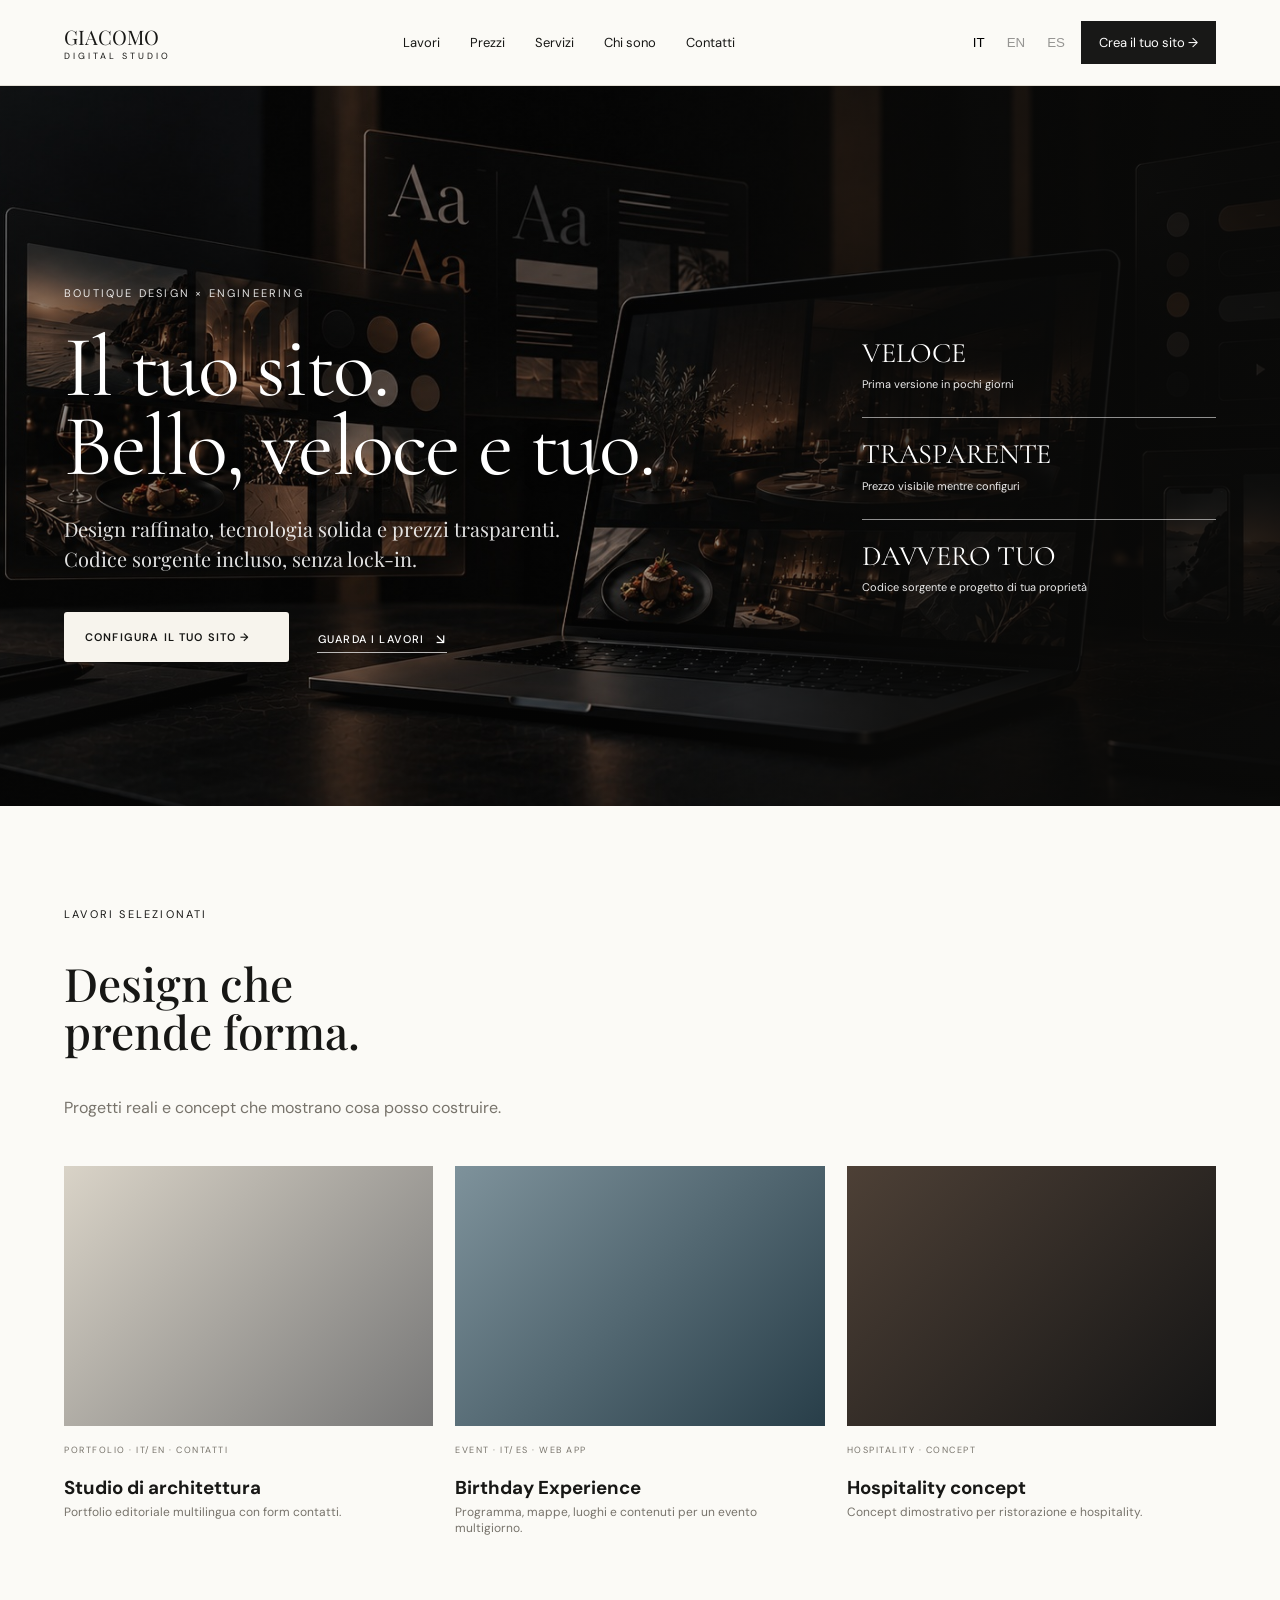
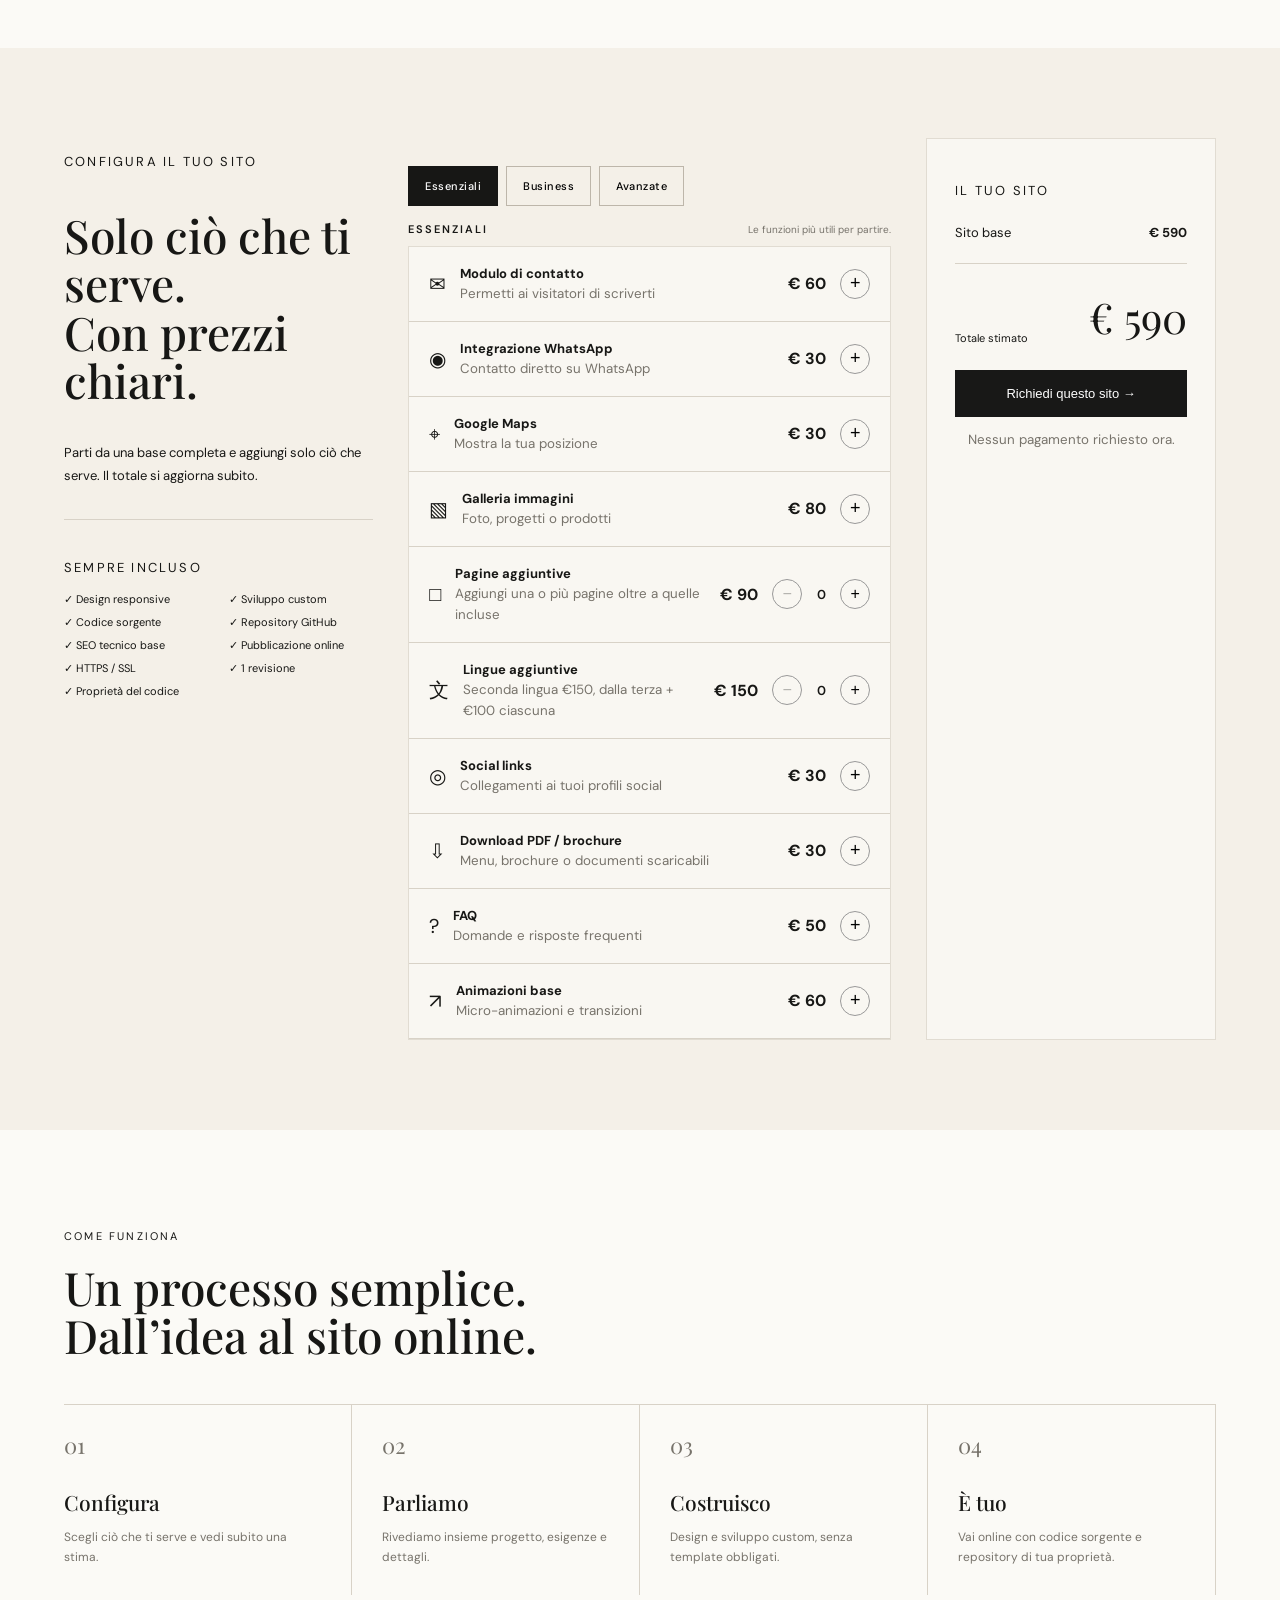
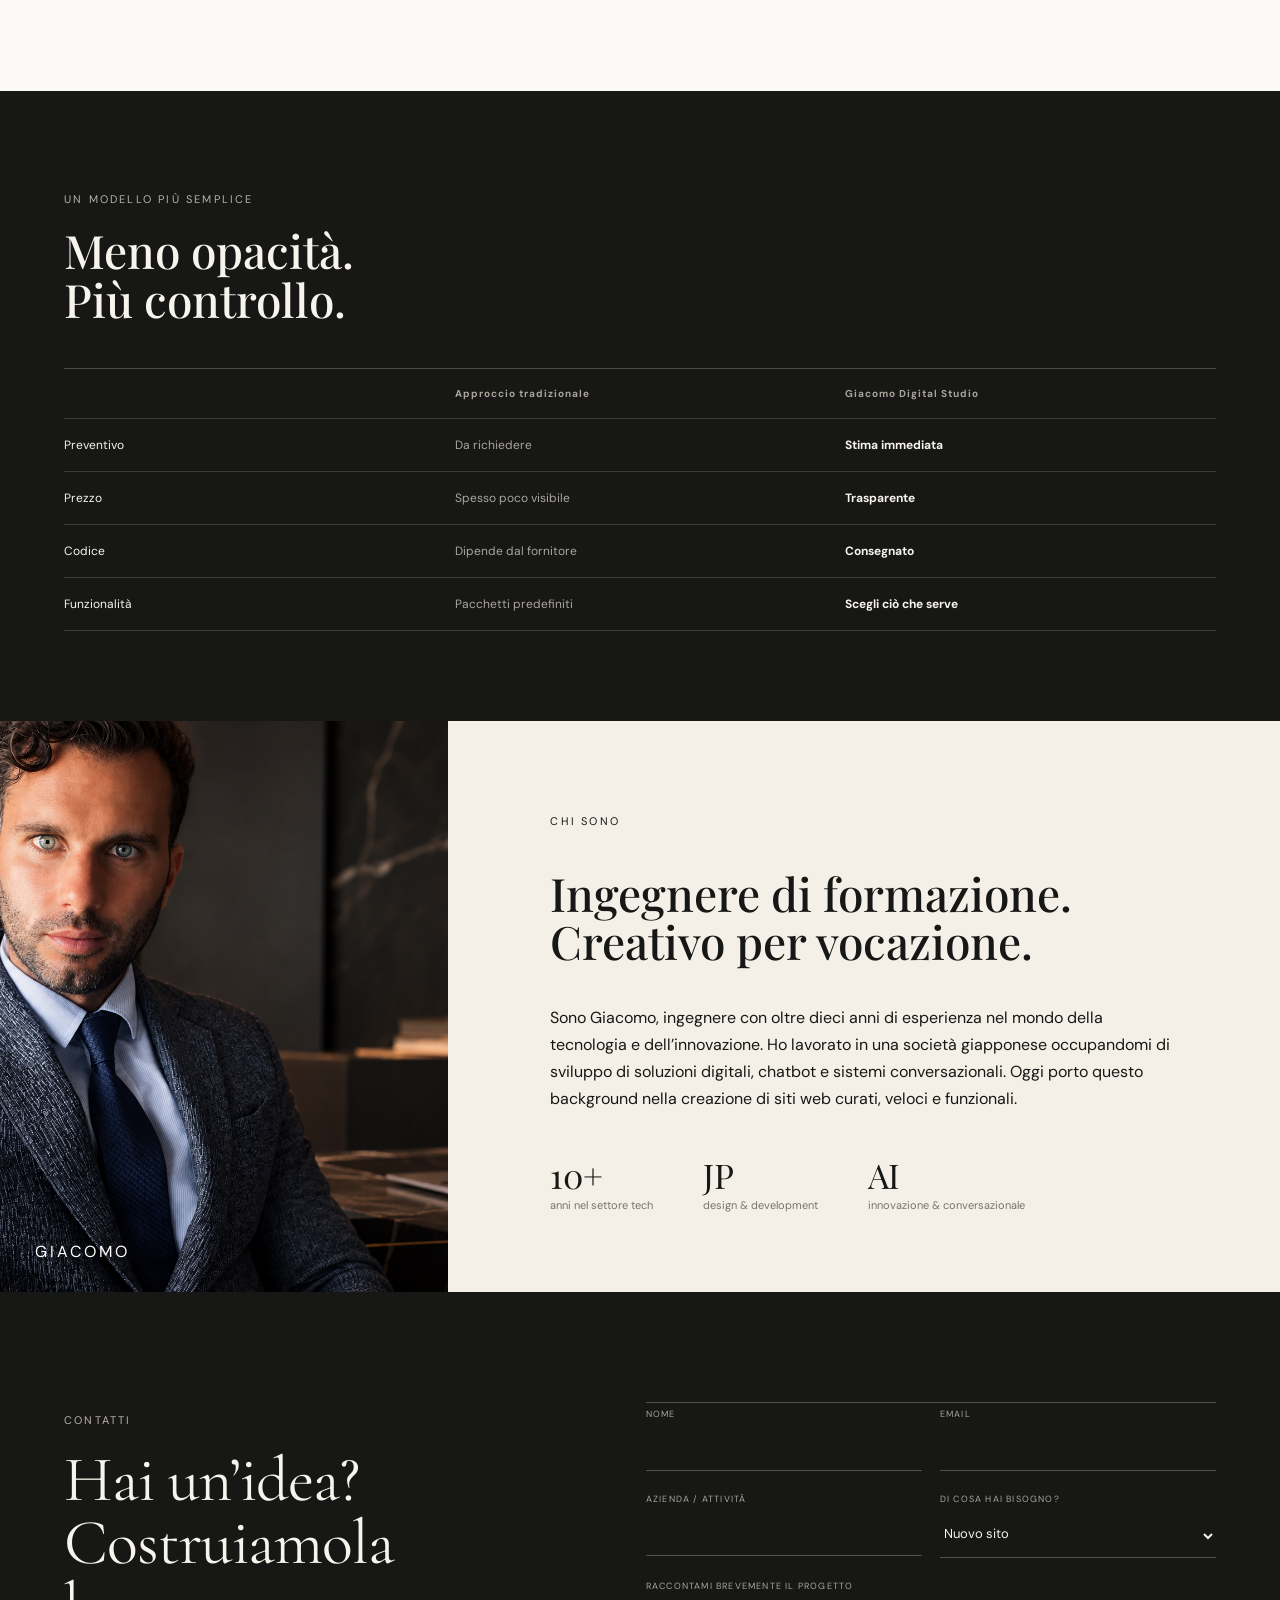
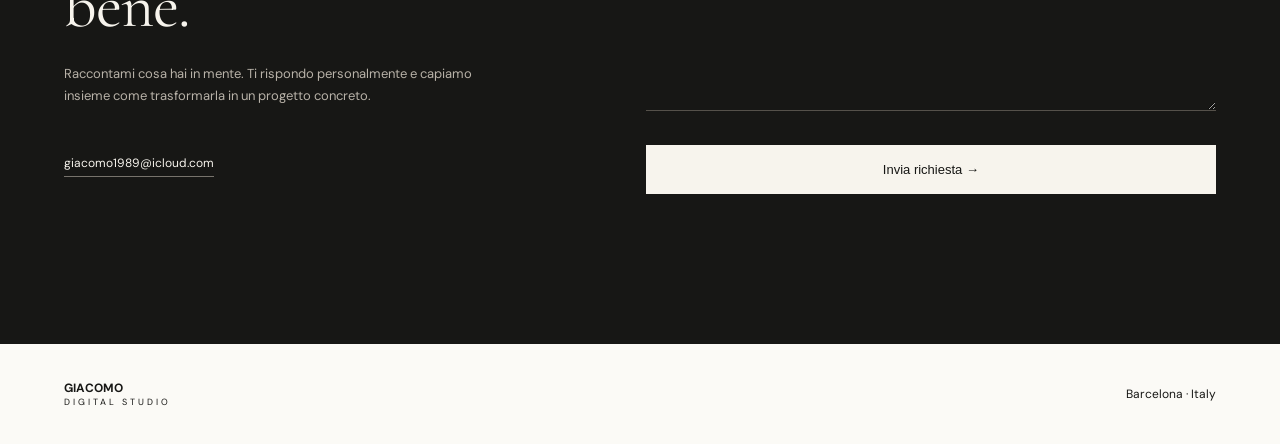
<file: index.html>
<!doctype html>
<html lang="it">
<head>
  <meta charset="utf-8"><meta name="viewport" content="width=device-width,initial-scale=1">
  <title>Giacomo Digital Studio</title>
  <meta name="description" content="Boutique digital studio: siti web rapidi, raffinati e con prezzi chiari.">
  <link rel="preconnect" href="https://fonts.googleapis.com"><link rel="preconnect" href="https://fonts.gstatic.com" crossorigin>
  <link href="https://fonts.googleapis.com/css2?family=DM+Sans:wght@300;400;500;600&family=Playfair+Display:ital,wght@0,500;1,500&display=swap" rel="stylesheet">
  <link rel="stylesheet" href="css/style.css">
</head>
<body>
<header class="nav wrap"><a class="brand" href="#">GIACOMO <small>DIGITAL STUDIO</small></a><nav><a href="#work" data-i18n="nav.work">Lavori</a><a href="#pricing" data-i18n="nav.pricing">Prezzi</a>
          <a href="#services" data-i18n="nav.services">Servizi</a><a href="#about" data-i18n="nav.about">Chi sono</a><a href="#contact" data-i18n="nav.contact">Contatti</a></nav><div class="actions"><button class="lang active" data-lang="it">IT</button><button class="lang" data-lang="en">EN</button><button class="lang" data-lang="es">ES</button><a class="btn small" href="#pricing" data-i18n="nav.build">Crea il tuo sito →</a></div></header>
<main>
<section class="hero wrap"><div class="hero-overlay"></div><div class="wrap hero-split"><div class="hero-left"><div><p class="eyebrow">BOUTIQUE DESIGN × ENGINEERING</p><h1 data-i18n="hero.title">Il tuo sito.<br>Bello, veloce e tuo.</h1><p class="lead" data-i18n="hero.subtitle">Design raffinato, tecnologia solida e prezzi trasparenti.<br>Codice sorgente incluso, senza lock-in.</p><div class="cta"><a class="btn" href="#pricing" data-i18n="hero.cta">Configura il tuo sito →</a><a class="textlink" href="#work" data-i18n="hero.work">Guarda i lavori</a></div></div></div><div class="hero-right"><div class="traits"><div><b data-i18n="traits.fast">VELOCE</b><span data-i18n="traits.fastText">Prima versione in pochi giorni</span></div><div><b data-i18n="traits.clear">TRASPARENTE</b><span data-i18n="traits.clearText">Prezzo visibile mentre configuri</span></div><div><b data-i18n="traits.custom">DAVVERO TUO</b><span data-i18n="traits.customText">Codice sorgente e progetto di tua proprietà</span></div></div></div></div></section>
<section id="work" class="work wrap"><div class="section-head"><div><p class="eyebrow" data-i18n="work.eyebrow">LAVORI SELEZIONATI</p><h2 data-i18n="work.title">Progetti reali.<br>Non solo promesse.</h2><p class="section-intro" data-i18n="work.intro">Alcuni esempi del tipo di esperienza, cura visiva e funzionalità che posso costruire.</p></div></div><div class="cards"><article><div class="thumb architecture"></div><div class="project-meta">PORTFOLIO · IT/EN · CONTATTI</div><h3 data-i18n="work.archTitle">Studio di architettura</h3><p data-i18n="work.arch">Portfolio editoriale multilingua con form contatti.</p></article><article><div class="thumb bormio"></div><div class="project-meta">EVENT · IT/ES · WEB APP</div><h3 data-i18n="work.eventTitle">Birthday Experience</h3><p data-i18n="work.event">Programma, mappe, luoghi e contenuti per un evento multigiorno.</p></article><article><div class="thumb restaurant"></div><div class="project-meta">HOSPITALITY · CONCEPT</div><h3 data-i18n="work.conceptTitle">Hospitality concept</h3><p data-i18n="work.concept">Concept dimostrativo per ristorazione e hospitality.</p></article></div></section><section id="pricing" class="pricing"><div class="wrap grid"><div><p class="eyebrow" data-i18n="pricing.eyebrow">CONFIGURA IL TUO SITO</p><h2 data-i18n="pricing.title">Solo ciò che ti serve.<br>Con prezzi chiari.</h2><p data-i18n="pricing.text">Scegli una categoria e aggiungi le funzionalità. Il totale si aggiorna subito.</p><div class="included"><p class="eyebrow" data-i18n="pricing.includedTitle">SEMPRE INCLUSO NEL SITO BASE</p><div class="included-grid"><span data-i18n="included.responsive">✓ Design responsive</span><span data-i18n="included.custom">✓ Sviluppo custom</span><span data-i18n="included.source">✓ Codice sorgente</span><span data-i18n="included.github">✓ Repository GitHub</span><span data-i18n="included.seo">✓ SEO tecnico base</span><span data-i18n="included.deploy">✓ Pubblicazione online</span><span data-i18n="included.ssl">✓ HTTPS / SSL</span><span data-i18n="included.revision">✓ 1 revisione</span><span data-i18n="included.ownership">✓ Proprietà del codice</span></div></div></div><div><div class="category-tabs"><button class="category-tab active" data-category="essential" data-i18n="pricing.essential">Essenziali</button><button class="category-tab" data-category="business" data-i18n="pricing.business">Business</button><button class="category-tab" data-category="advanced" data-i18n="pricing.advanced">Avanzate</button></div><div class="category-head"><span id="categoryLabel">ESSENZIALI</span><small id="categoryHint">Le funzioni più utili per partire.</small></div><p class="advanced-note" id="advancedNote" data-i18n="pricing.advancedNote">I prezzi delle funzionalità avanzate sono di partenza e vengono confermati dopo una breve analisi tecnica.</p><div class="options" id="options"></div></div><aside class="quote"><p class="eyebrow" data-i18n="pricing.yours">IL TUO SITO</p><div class="line"><span data-i18n="pricing.base">Sito base</span><b>€ 590</b></div><div id="selected"></div><hr><div class="total"><span data-i18n="pricing.total">Totale stimato</span><strong id="total">€ 590</strong></div><button class="btn full request-btn" id="requestQuote" type="button" data-i18n="pricing.request">Richiedi questo sito →</button><small data-i18n="pricing.note">Nessun pagamento richiesto ora.</small></aside></div></section>

<section id="services" class="process wrap"><p class="eyebrow" data-i18n="process.eyebrow">COME FUNZIONA</p><h2 data-i18n="process.title">Dal configuratore<br>al sito online.</h2><div class="steps"><div><span>01</span><h3 data-i18n="process.s1t">Configura</h3><p data-i18n="process.s1">Scegli ciò che ti serve e vedi subito una stima.</p></div><div><span>02</span><h3 data-i18n="process.s2t">Parliamo</h3><p data-i18n="process.s2">Una breve call per obiettivi, contenuti e dettagli tecnici.</p></div><div><span>03</span><h3 data-i18n="process.s3t">Creo</h3><p data-i18n="process.s3">Sviluppo il progetto e ricevi rapidamente una prima versione.</p></div><div><span>04</span><h3 data-i18n="process.s4t">Online</h3><p data-i18n="process.s4">Revisioniamo, pubblichiamo e ti consegno il codice.</p></div></div></section><section class="compare"><div class="wrap"><p class="eyebrow" data-i18n="compare.eyebrow">UN MODELLO PIÙ SEMPLICE</p><h2 data-i18n="compare.title">Meno opacità.<br>Più controllo.</h2><div class="compare-table"><div class="compare-row head"><span></span><b data-i18n="compare.traditional">Approccio tradizionale</b><b>Giacomo Digital Studio</b></div><div class="compare-row"><span data-i18n="compare.quote">Preventivo</span><span data-i18n="compare.quoteOld">Da richiedere</span><strong data-i18n="compare.quoteNew">Stima immediata</strong></div><div class="compare-row"><span data-i18n="compare.price">Prezzo</span><span data-i18n="compare.priceOld">Spesso poco visibile</span><strong data-i18n="compare.priceNew">Trasparente</strong></div><div class="compare-row"><span data-i18n="compare.code">Codice</span><span data-i18n="compare.codeOld">Dipende dal fornitore</span><strong data-i18n="compare.codeNew">Consegnato</strong></div><div class="compare-row"><span data-i18n="compare.functions">Funzionalità</span><span data-i18n="compare.functionsOld">Pacchetti predefiniti</span><strong data-i18n="compare.functionsNew">Scegli ciò che serve</strong></div></div></div></section><section id="about" class="about"><div class="portrait"><span>GIACOMO</span></div><div class="aboutcopy"><p class="eyebrow" data-i18n="about.eyebrow">CHI SONO</p><h2 data-i18n="about.title">Ingegnere di formazione.<br>Creativo per vocazione.</h2><p data-i18n="about.text">Sono Giacomo, ingegnere con oltre dieci anni di esperienza nel mondo della tecnologia e dell’innovazione. Ho lavorato in una società giapponese occupandomi di sviluppo di soluzioni digitali, chatbot e sistemi conversazionali. Oggi porto questo background nella creazione di siti web curati, veloci e funzionali.</p><div class="stats"><div><strong>10+</strong><span data-i18n="about.years">anni nel settore tech</span></div><div><strong>JP</strong><span data-i18n="about.jp">esperienza in azienda giapponese</span></div><div><strong>AI</strong><span data-i18n="about.ai">innovazione & conversazionale</span></div></div></div></section>
</main><div class="modal" id="quoteModal" aria-hidden="true"><div class="modal-card"><button class="modal-close" id="closeModal">×</button><p class="eyebrow" data-i18n="lead.eyebrow">RICHIEDI IL PROGETTO</p><h2 data-i18n="lead.title">La tua configurazione è pronta.</h2><div id="modalSummary" class="modal-summary"></div><form id="leadForm"><label><span data-i18n="lead.name">Nome</span><input name="name" required></label><label><span data-i18n="lead.email">Email</span><input type="email" name="email" required></label><label><span data-i18n="lead.company">Azienda / progetto</span><input name="company"></label><label><span data-i18n="lead.message">Messaggio</span><textarea name="message" rows="4"></textarea></label><button class="btn full" type="submit" data-i18n="lead.send">Prepara la richiesta →</button><small data-i18n="lead.note">La configurazione verrà inclusa automaticamente nella richiesta.</small></form></div></div><section id="contact" class="contact-section"><div class="wrap contact-layout"><div class="contact-copy"><p class="eyebrow" data-i18n="contact.eyebrow">CONTATTI</p><h2 data-i18n="contact.visibleTitle">Hai un progetto<br>in mente?</h2><p data-i18n="contact.visibleIntro">Raccontami cosa vuoi costruire. Possiamo partire da un'idea, da un sito esistente o semplicemente da un obiettivo.</p><div class="contact-email">giacomo1989@icloud.com</div></div><div class="contact-form-panel"><form id="contactForm"><input type="text" name="_honey" class="honey" tabindex="-1" autocomplete="off"><input type="hidden" name="_subject" value="Nuova richiesta — Giacomo Digital Studio"><input type="hidden" name="_template" value="table"><label><span data-i18n="contact.name">Nome</span><input name="name" required autocomplete="name"></label><label><span data-i18n="contact.email">Email</span><input type="email" name="email" required autocomplete="email"></label><label><span data-i18n="contact.company">Azienda / attività</span><input name="company" autocomplete="organization"></label><label><span data-i18n="contact.need">Di cosa hai bisogno?</span><select name="project_type"><option value="Nuovo sito" data-i18n="contact.newSite">Nuovo sito</option><option value="Restyling" data-i18n="contact.redesign">Restyling</option><option value="Web app" data-i18n="contact.webapp">Web app</option><option value="Non lo so ancora" data-i18n="contact.unsure">Non lo so ancora</option></select></label><label class="wide"><span data-i18n="contact.message">Raccontami brevemente il progetto</span><textarea name="message" rows="5" required></textarea></label><button class="btn full wide" type="submit" id="contactSubmit" data-i18n="contact.send">Invia richiesta →</button><div class="form-status wide" id="contactStatus" aria-live="polite"></div></form></div></div></section><footer class="wrap"><b>GIACOMO <small>DIGITAL STUDIO</small></b><span>Barcelona · Italy</span></footer>
<script src="js/app.js"></script></body></html>
</file>
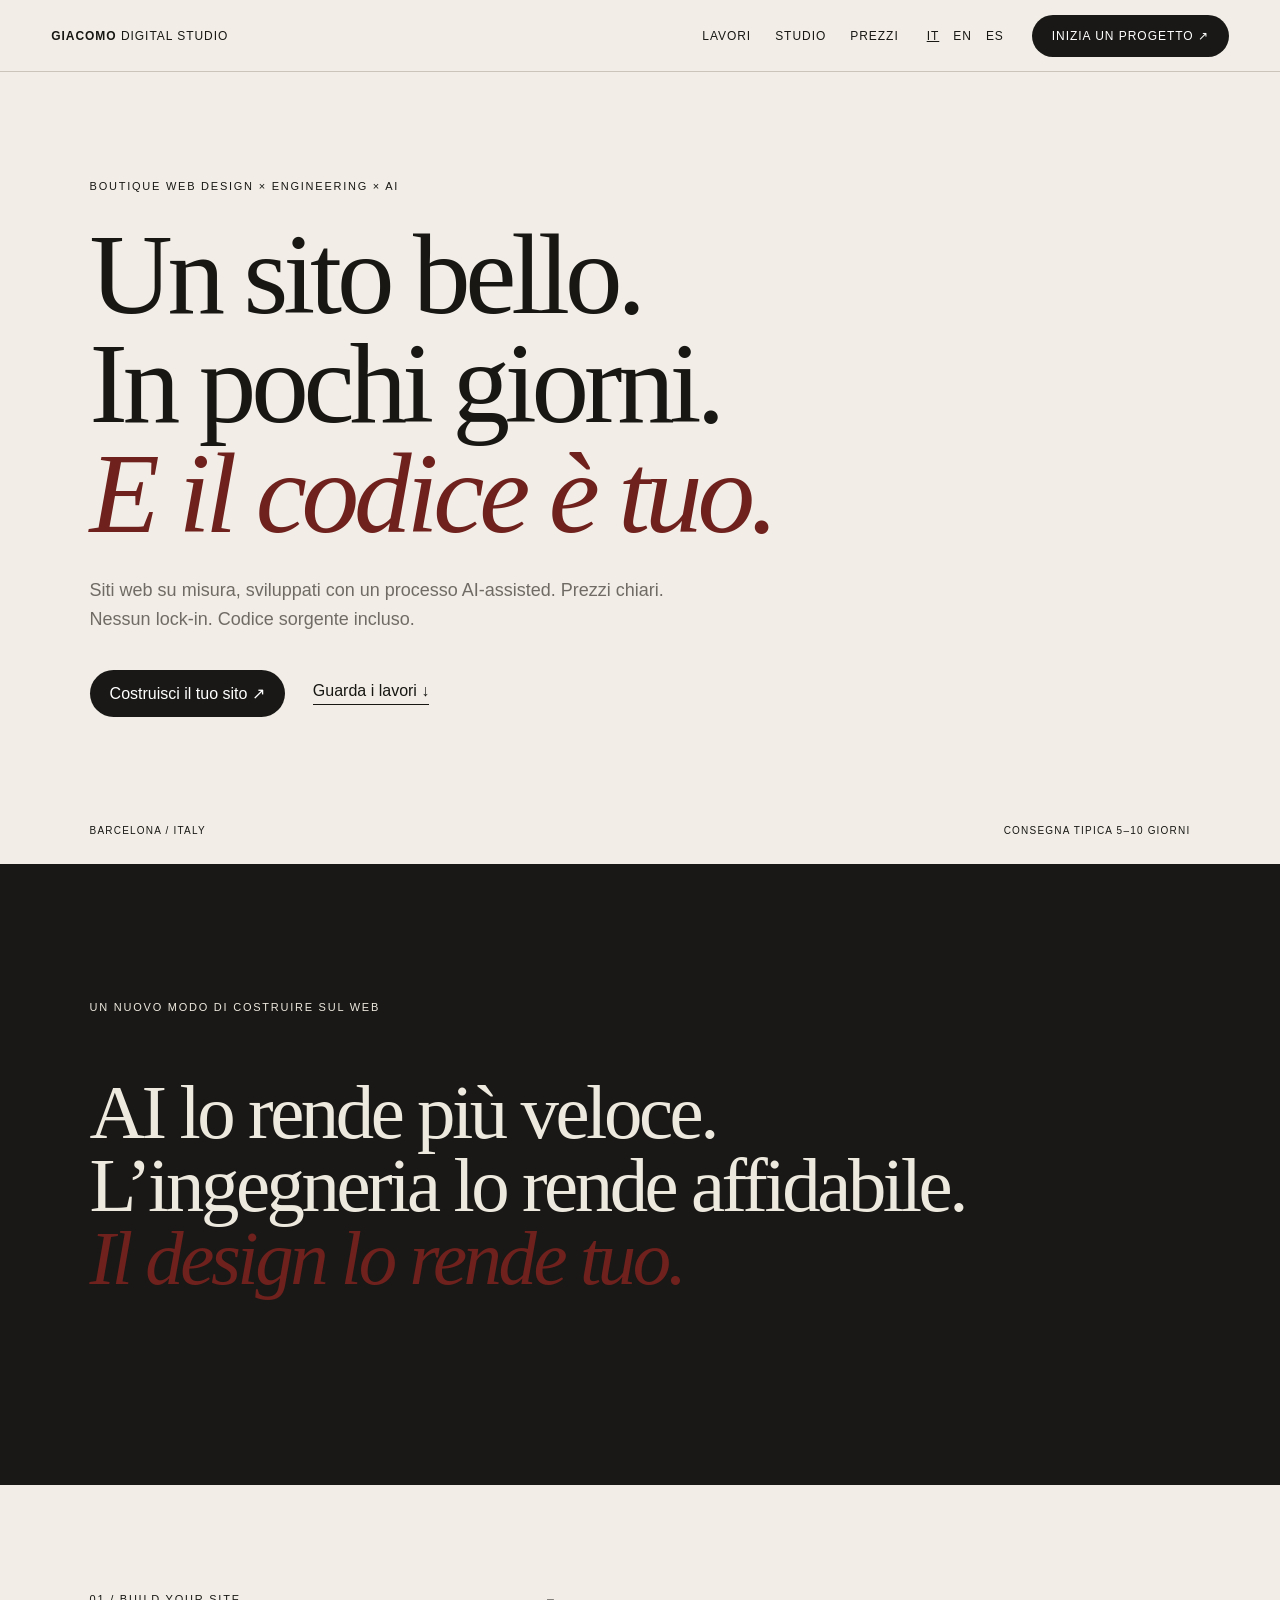
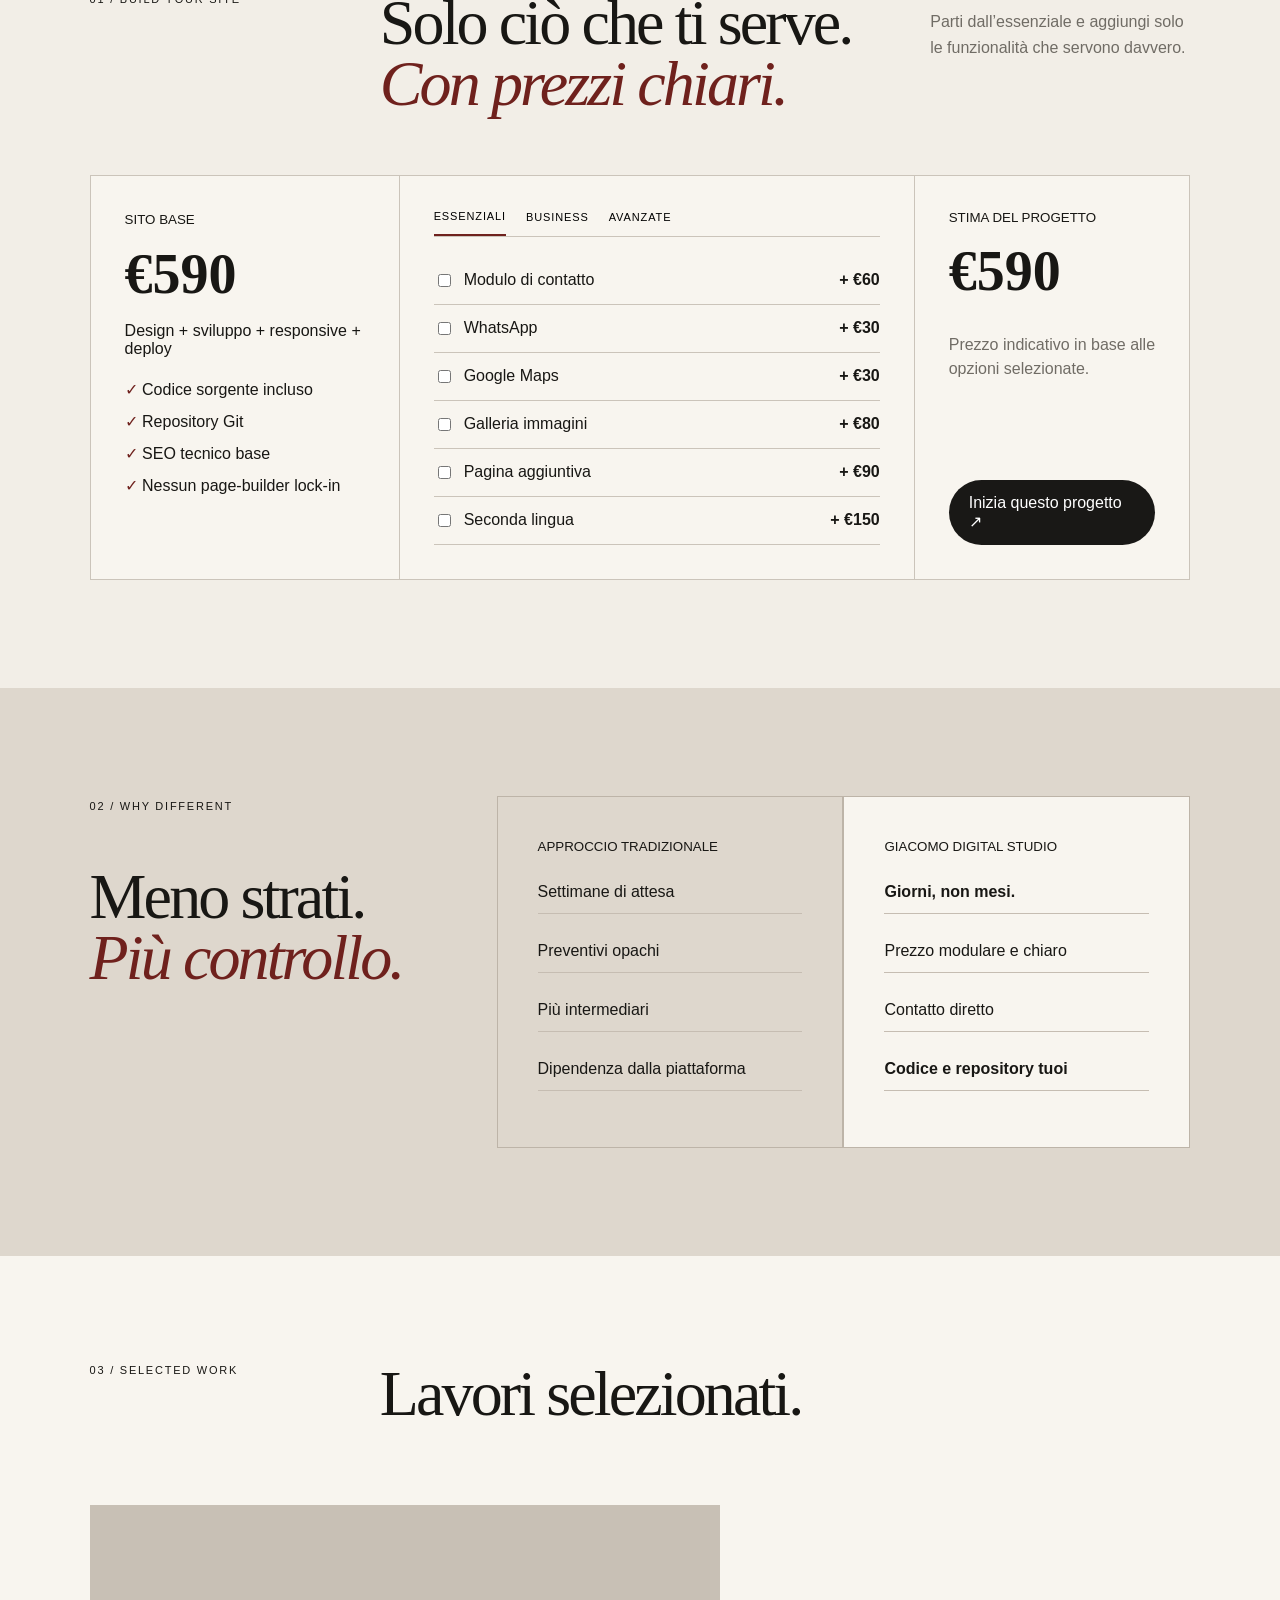
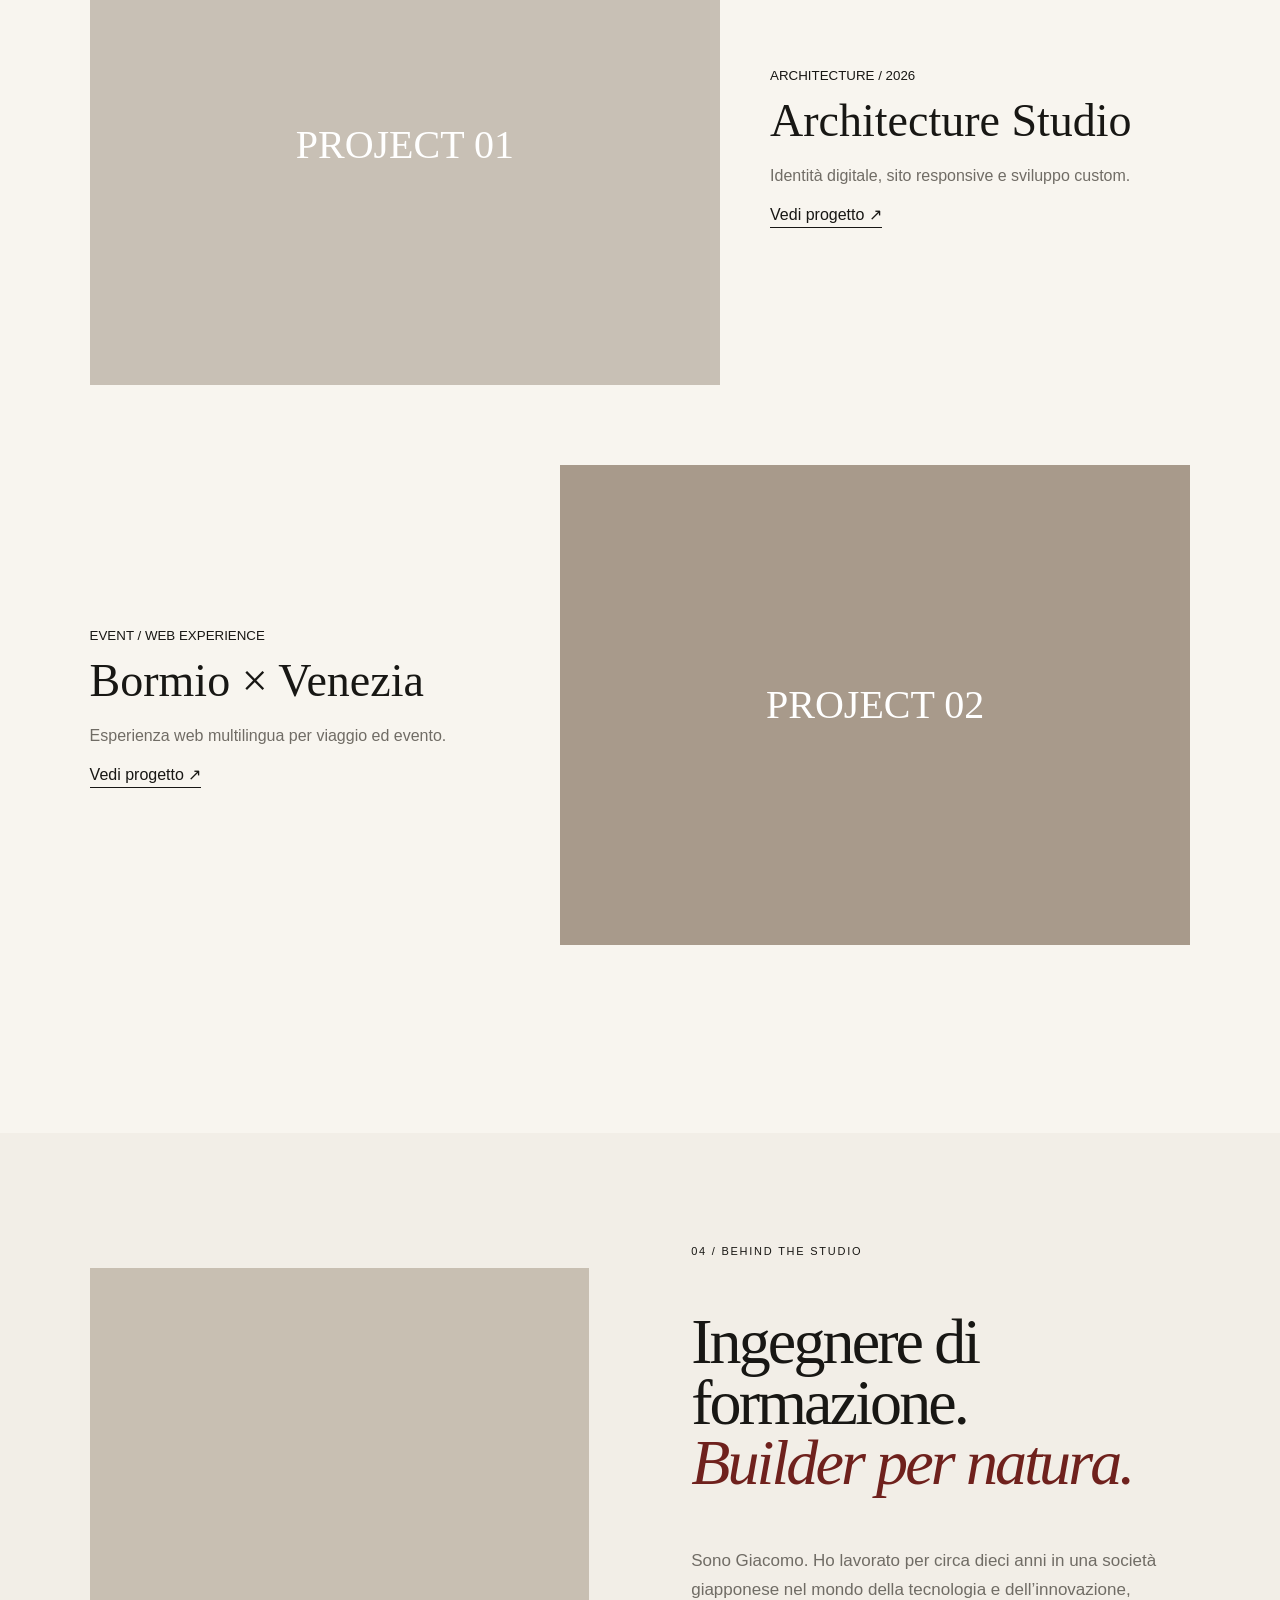
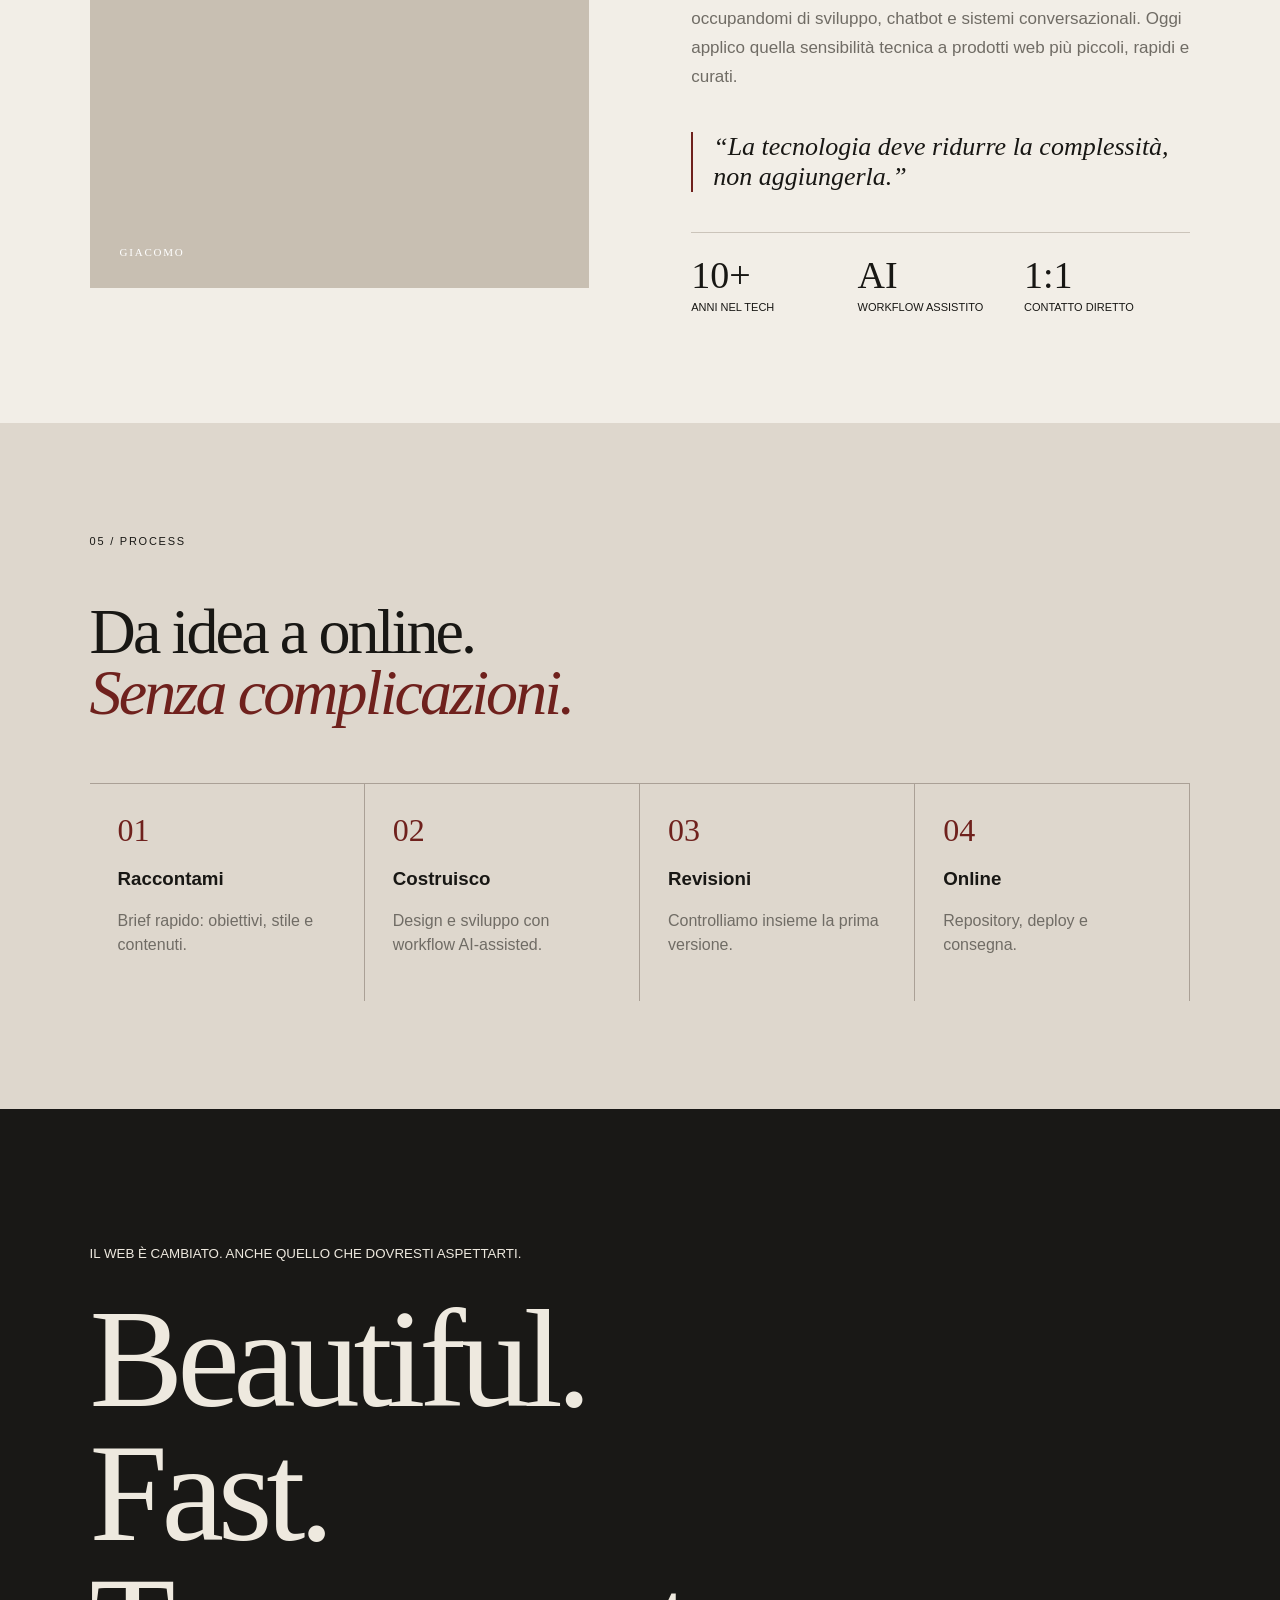
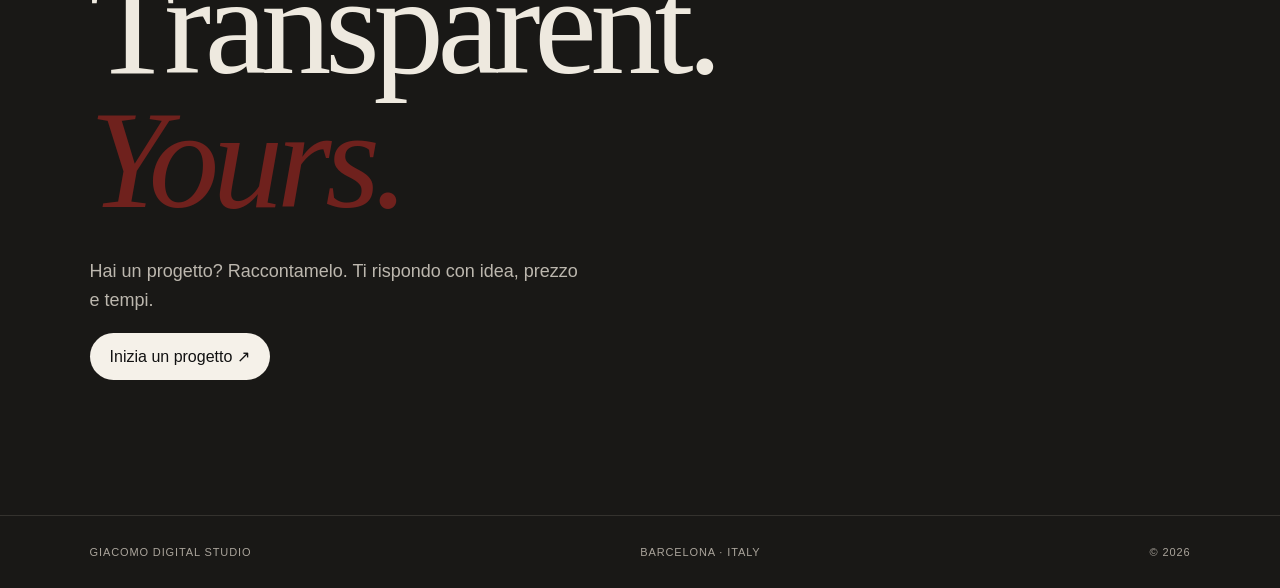
<file: nuovo modello/index.html>
<!doctype html><html lang="it"><head><meta charset="utf-8"><meta name="viewport" content="width=device-width,initial-scale=1"><meta name="description" content="Boutique digital studio: siti eleganti, veloci, trasparenti e di tua proprietà."><title>Giacomo — Digital Studio</title><link rel="stylesheet" href="css/style.css"></head><body>
<header class="nav"><a class="brand" href="#top">GIACOMO <span>DIGITAL STUDIO</span></a><nav><a href="#work" data-i18n="nav.work">Lavori</a><a href="#studio" data-i18n="nav.studio">Studio</a><a href="#pricing" data-i18n="nav.pricing">Prezzi</a><div class="langs"><button data-lang="it">IT</button><button data-lang="en">EN</button><button data-lang="es">ES</button></div><a class="pill dark" href="#start" data-i18n="nav.start">Inizia un progetto ↗</a></nav></header>
<main id="top">
<section class="hero"><div class="eyebrow" data-i18n="hero.eyebrow">BOUTIQUE WEB DESIGN × ENGINEERING × AI</div><h1 data-i18n="hero.title">Un sito bello.<br>In pochi giorni.<br><em>E il codice è tuo.</em></h1><p data-i18n="hero.body">Siti web su misura, sviluppati con un processo AI-assisted. Prezzi chiari. Nessun lock-in. Codice sorgente incluso.</p><div class="actions"><a class="pill dark" href="#pricing" data-i18n="hero.cta1">Costruisci il tuo sito ↗</a><a class="textlink" href="#work" data-i18n="hero.cta2">Guarda i lavori ↓</a></div><div class="micro"><span>BARCELONA / ITALY</span><span data-i18n="hero.delivery">CONSEGNA TIPICA 5–10 GIORNI</span></div></section>
<section class="manifesto"><p data-i18n="manifesto.kicker">UN NUOVO MODO DI COSTRUIRE SUL WEB</p><h2 data-i18n="manifesto.title">AI lo rende più veloce.<br>L’ingegneria lo rende affidabile.<br><em>Il design lo rende tuo.</em></h2></section>
<section id="pricing" class="pricing"><div class="sectionhead"><span>01 / BUILD YOUR SITE</span><h2 data-i18n="pricing.title">Solo ciò che ti serve.<br><em>Con prezzi chiari.</em></h2><p data-i18n="pricing.body">Parti dall’essenziale e aggiungi solo le funzionalità che servono davvero.</p></div><div class="builder"><div class="base"><small data-i18n="pricing.baseLabel">SITO BASE</small><strong>€590</strong><p data-i18n="pricing.baseDesc">Design + sviluppo + responsive + deploy</p><ul><li data-i18n="pricing.included1">Codice sorgente incluso</li><li data-i18n="pricing.included2">Repository Git</li><li data-i18n="pricing.included3">SEO tecnico base</li><li data-i18n="pricing.included4">Nessun page-builder lock-in</li></ul></div><div class="addons"><div class="tabs"><button class="active" data-tab="essential" data-i18n="tabs.essential">Essenziali</button><button data-tab="business" data-i18n="tabs.business">Business</button><button data-tab="advanced" data-i18n="tabs.advanced">Avanzate</button></div><div id="addon-list"></div></div><aside class="total"><small data-i18n="pricing.estimate">STIMA DEL PROGETTO</small><strong id="total">€590</strong><p data-i18n="pricing.estimateNote">Prezzo indicativo in base alle opzioni selezionate.</p><a class="pill dark" href="#start" data-i18n="pricing.cta">Inizia questo progetto ↗</a></aside></div></section>
<section class="comparison"><div><span>02 / WHY DIFFERENT</span><h2 data-i18n="compare.title">Meno strati.<br><em>Più controllo.</em></h2></div><div class="comparegrid"><article><small data-i18n="compare.traditional">APPROCCIO TRADIZIONALE</small><p>Settimane di attesa</p><p>Preventivi opachi</p><p>Più intermediari</p><p>Dipendenza dalla piattaforma</p></article><article class="accent"><small>GIACOMO DIGITAL STUDIO</small><p><b>Giorni, non mesi.</b></p><p>Prezzo modulare e chiaro</p><p>Contatto diretto</p><p><b>Codice e repository tuoi</b></p></article></div></section>
<section id="work" class="work"><div class="sectionhead"><span>03 / SELECTED WORK</span><h2 data-i18n="work.title">Lavori selezionati.</h2></div><div class="project"><div class="projectimg">PROJECT 01</div><div><small>ARCHITECTURE / 2026</small><h3>Architecture Studio</h3><p data-i18n="work.project1">Identità digitale, sito responsive e sviluppo custom.</p><a href="#" class="textlink" data-i18n="work.view">Vedi progetto ↗</a></div></div><div class="project reverse"><div class="projectimg warm">PROJECT 02</div><div><small>EVENT / WEB EXPERIENCE</small><h3>Bormio × Venezia</h3><p data-i18n="work.project2">Esperienza web multilingua per viaggio ed evento.</p><a href="#" class="textlink" data-i18n="work.view">Vedi progetto ↗</a></div></div></section>
<section id="studio" class="studio"><div class="portrait"><span>GIACOMO</span></div><div><span>04 / BEHIND THE STUDIO</span><h2 data-i18n="studio.title">Ingegnere di formazione.<br><em>Builder per natura.</em></h2><p data-i18n="studio.body">Sono Giacomo. Ho lavorato per circa dieci anni in una società giapponese nel mondo della tecnologia e dell’innovazione, occupandomi di sviluppo, chatbot e sistemi conversazionali. Oggi applico quella sensibilità tecnica a prodotti web più piccoli, rapidi e curati.</p><blockquote data-i18n="studio.quote">“La tecnologia deve ridurre la complessità, non aggiungerla.”</blockquote><div class="stats"><div><b>10+</b><span data-i18n="studio.years">anni nel tech</span></div><div><b>AI</b><span data-i18n="studio.ai">workflow assistito</span></div><div><b>1:1</b><span data-i18n="studio.direct">contatto diretto</span></div></div></div></section>
<section class="process"><span>05 / PROCESS</span><h2 data-i18n="process.title">Da idea a online.<br><em>Senza complicazioni.</em></h2><div class="steps"><article><b>01</b><h3 data-i18n="process.s1t">Raccontami</h3><p data-i18n="process.s1b">Brief rapido: obiettivi, stile e contenuti.</p></article><article><b>02</b><h3 data-i18n="process.s2t">Costruisco</h3><p data-i18n="process.s2b">Design e sviluppo con workflow AI-assisted.</p></article><article><b>03</b><h3 data-i18n="process.s3t">Revisioni</h3><p data-i18n="process.s3b">Controlliamo insieme la prima versione.</p></article><article><b>04</b><h3 data-i18n="process.s4t">Online</h3><p data-i18n="process.s4b">Repository, deploy e consegna.</p></article></div></section>
<section id="start" class="closing"><small data-i18n="closing.kicker">IL WEB È CAMBIATO. ANCHE QUELLO CHE DOVRESTI ASPETTARTI.</small><h2>Beautiful.<br>Fast.<br>Transparent.<br><em>Yours.</em></h2><p data-i18n="closing.body">Hai un progetto? Raccontamelo. Ti rispondo con idea, prezzo e tempi.</p><a class="pill light" href="mailto:hello@example.com" data-i18n="closing.cta">Inizia un progetto ↗</a></section>
</main><footer><span>GIACOMO DIGITAL STUDIO</span><span>Barcelona · Italy</span><span>© 2026</span></footer><script src="js/app.js"></script></body></html>
</file>
<file: css/style.css>
@import url('https://fonts.googleapis.com/css2?family=Cormorant+Garamond:ital,wght@0,400;0,500;1,400&display=swap');
:root{--ink:#171715;--paper:#f4f0e8;--white:#fbfaf6;--muted:#77736b;--line:#d8d2c7}*{box-sizing:border-box}html{scroll-behavior:smooth}body{margin:0;background:var(--white);color:var(--ink);font-family:'DM Sans',sans-serif}.wrap{max-width:1380px;margin:auto;padding-left:5vw;padding-right:5vw}.nav{height:86px;display:flex;align-items:center;justify-content:space-between;position:sticky;top:0;z-index:1000;background:rgba(251,250,246,.94);backdrop-filter:blur(14px);-webkit-backdrop-filter:blur(14px);border-bottom:1px solid rgba(216,210,199,.65)}.brand{font-family:'Playfair Display';font-size:20px;color:inherit;text-decoration:none}.brand small,footer small{display:block;font:9px 'DM Sans';letter-spacing:3px}nav{display:flex;gap:30px}nav a,.textlink{color:inherit;text-decoration:none;font-size:13px}.actions{display:flex;gap:10px;align-items:center}.lang{border:0;background:none;opacity:.4;cursor:pointer}.lang.active{opacity:1}.btn{display:inline-block;background:#181817;color:white;text-decoration:none;padding:16px 25px;font-size:13px}.btn.small{padding:13px 18px}.hero{min-height:700px;padding-top:100px;position:relative;background:radial-gradient(circle at 80% 25%,#ded6c8 0,transparent 35%)}.eyebrow{font-size:11px;letter-spacing:2.2px}.hero h1,h2{font-family:'Playfair Display';font-weight:500}.hero h1{font-size:72px;line-height:.98;margin:28px 0}.lead{font-family:'Playfair Display';font-size:20px;line-height:1.5}.cta{display:flex;gap:30px;align-items:center;margin-top:35px}.hero-card{position:absolute;right:7%;top:130px;width:39%;height:390px;display:flex;align-items:center;justify-content:center}.browser{width:80%;height:65%;background:#111;border:9px solid #111;border-radius:12px;box-shadow:0 35px 60px #0003;transform:perspective(900px) rotateY(-5deg)}.browser>span{display:inline-block;width:6px;height:6px;background:#aaa;border-radius:50%;margin:6px 1px}.mini{background:#eee9df;height:calc(100% - 20px);padding:35px}.mini h3{font:34px 'Playfair Display';margin-top:35px}.traits{position:absolute;bottom:35px;left:5vw;display:flex;gap:65px}.traits div{display:flex;flex-direction:column;border-right:1px solid var(--line);padding-right:45px}.traits b{font-size:11px}.traits span{font-size:10px;margin-top:5px;color:var(--muted)}.pricing{background:var(--paper);padding:90px 0}.grid{display:grid;grid-template-columns:.8fr 1.25fr .75fr;gap:35px}.pricing h2,.work h2,.about h2{font-size:46px;line-height:1.05}.pricing p{line-height:1.7;font-size:13px}.options,.quote{background:#f9f7f2;border:1px solid #e1dcd2}.option{display:flex;align-items:center;padding:18px 20px;border-bottom:1px solid var(--line);gap:14px}.option .icon{font-size:20px}.option .desc{flex:1}.option .desc b{display:block;font-size:13px}.option .desc small{color:var(--muted)}.option button{border:1px solid #999;border-radius:50%;width:30px;height:30px;background:transparent;cursor:pointer}.option button.on{background:#181817;color:white}.quote{padding:28px}.line{display:flex;justify-content:space-between;margin:22px 0;font-size:13px}.quote hr{border:0;border-top:1px solid var(--line)}.total{display:flex;justify-content:space-between;align-items:end;margin:25px 0}.total span{font-size:11px}.total strong{font:42px 'Playfair Display'}.full{display:block;text-align:center}.quote>small{display:block;text-align:center;margin-top:14px;color:var(--muted)}.work{padding-top:90px;padding-bottom:100px}.cards{display:grid;grid-template-columns:repeat(3,1fr);gap:22px;margin-top:45px}.thumb{height:260px;background:#ddd center/cover}.architecture{background:linear-gradient(135deg,#d9d3c7,#777)}.restaurant{background:linear-gradient(135deg,#4d4036,#151515)}.bormio{background:linear-gradient(135deg,#7e929b,#283e49)}.cards h3{margin-bottom:4px}.cards p{margin-top:0;color:var(--muted);font-size:12px}.about{display:grid;grid-template-columns:35% 65%;background:var(--paper)}.portrait{min-height:520px;background:linear-gradient(160deg,#d5cbbd,#4b5048);position:relative}.portrait span{position:absolute;bottom:30px;left:35px;color:white;letter-spacing:3px}.aboutcopy{padding:80px 8vw}.aboutcopy>p{max-width:720px;line-height:1.7}.stats{display:flex;gap:50px;margin-top:40px}.stats div{display:flex;flex-direction:column}.stats strong{font:34px 'Playfair Display'}.stats span{font-size:11px;color:var(--muted)}footer{height:100px;display:flex;align-items:center;justify-content:space-between;font-size:12px}@media(max-width:850px){nav{display:none}.hero{padding-top:55px;min-height:850px}.hero h1{font-size:52px}.hero-card{position:relative;top:auto;right:auto;width:100%;height:300px;margin-top:25px}.traits{position:relative;left:auto;bottom:auto;gap:15px;flex-wrap:wrap}.traits div{padding-right:15px}.grid{grid-template-columns:1fr}.cards{grid-template-columns:1fr}.about{grid-template-columns:1fr}.portrait{min-height:400px}.actions .btn{display:none}}

.category-tabs{display:flex;gap:8px;margin-top:34px;flex-wrap:wrap}.category-tab{border:1px solid #bdb6aa;background:transparent;padding:12px 16px;font:500 11px 'DM Sans';letter-spacing:.5px;cursor:pointer;transition:.2s}.category-tab.active{background:var(--ink);color:#fff;border-color:var(--ink)}.category-head{display:flex;justify-content:space-between;align-items:end;margin-bottom:10px;min-height:30px}.category-head span{font-size:11px;letter-spacing:2px;font-weight:600}.category-head small{color:var(--muted);font-size:10px;max-width:55%;text-align:right}.option{min-height:72px}.option button{flex:0 0 auto;font-size:18px;transition:.18s}.option button:hover{transform:scale(1.06)}#selected:empty{display:none}@media(max-width:850px){.category-tabs{margin-bottom:20px}.category-head{align-items:flex-start;gap:10px}.category-head small{max-width:65%}}
.option .qty-control{display:flex;align-items:center;gap:8px;flex:0 0 auto}.option .qty-control button{font-size:16px}.option .qty-control .qty-value{min-width:22px;text-align:center;font-weight:600;font-size:13px}.option .unit-price{white-space:nowrap}.line .qty-note{color:var(--muted);font-size:11px;margin-left:5px}
 .section-intro{max-width:620px;color:var(--muted);line-height:1.7}.project-meta{font-size:9px;letter-spacing:1.5px;color:var(--muted);margin-top:18px}.included{margin-top:32px;padding-top:24px;border-top:1px solid var(--line)}.included-grid{display:grid;grid-template-columns:1fr 1fr;gap:9px 20px}.included-grid span{font-size:11px}.advanced-note{display:none;margin:0 0 12px;padding:12px 14px;border:1px solid var(--line);background:#fff;font-size:11px!important}.request-btn{border:0;width:100%;cursor:pointer}.process{padding:100px 5vw}.process h2,.compare h2,.closing h2{font:500 46px/1.05 'Playfair Display';margin:20px 0 45px}.steps{display:grid;grid-template-columns:repeat(4,1fr);border-top:1px solid var(--line)}.steps>div{padding:25px 30px 10px 0;border-right:1px solid var(--line);min-height:190px}.steps>div+div{padding-left:30px}.steps span{font:22px 'Playfair Display';color:var(--muted)}.steps h3{font:500 21px 'Playfair Display';margin:28px 0 10px}.steps p{font-size:12px;line-height:1.6;color:var(--muted)}.compare{background:#171715;color:#f7f4ed;padding:90px 0}.compare .eyebrow{color:#b8b2a8}.compare-table{border-top:1px solid #4a4945}.compare-row{display:grid;grid-template-columns:1fr 1fr 1fr;border-bottom:1px solid #3b3a37;padding:18px 0;gap:20px;font-size:12px}.compare-row span:nth-child(2){color:#aaa69e}.compare-row.head{font-size:10px;letter-spacing:1px;color:#aaa69e}.closing{padding:110px 5vw 120px;text-align:center}.closing .cta{justify-content:center}.modal{position:fixed;inset:0;background:#0008;z-index:2000;display:none;align-items:center;justify-content:center;padding:24px}.modal.open{display:flex}.modal-card{width:min(620px,100%);max-height:90vh;overflow:auto;background:var(--white);padding:38px;position:relative}.modal-close{position:absolute;right:18px;top:14px;border:0;background:none;font-size:28px;cursor:pointer}.modal-card h2{font:500 34px/1.1 'Playfair Display';margin:15px 0 25px}.modal-summary{background:var(--paper);padding:18px;margin-bottom:24px}.summary-row{font-size:11px;padding:7px 0;border-top:1px solid var(--line)}.modal-total{display:flex;justify-content:space-between;align-items:end;border-top:1px solid var(--line);padding-top:14px;margin-top:8px}.modal-total strong{font:28px 'Playfair Display'}#leadForm{display:grid;grid-template-columns:1fr 1fr;gap:14px}#leadForm label{display:flex;flex-direction:column;gap:6px;font-size:10px}#leadForm label:nth-child(4){grid-column:1/-1}#leadForm input,#leadForm textarea{border:1px solid var(--line);background:white;padding:12px;font:13px 'DM Sans'}#leadForm .btn,#leadForm>small{grid-column:1/-1}#leadForm>small{text-align:center;color:var(--muted)}.modal-open{overflow:hidden}@media(max-width:850px){.included-grid{grid-template-columns:1fr}.steps{grid-template-columns:1fr}.steps>div,.steps>div+div{padding:24px 0;border-right:0;border-bottom:1px solid var(--line);min-height:auto}.compare-row{grid-template-columns:.8fr 1fr 1fr;gap:10px}.process h2,.compare h2,.closing h2{font-size:38px}#leadForm{grid-template-columns:1fr}#leadForm label:nth-child(4){grid-column:auto}}
.contact-card{max-width:680px}.contact-intro{color:var(--muted);font-size:12px;line-height:1.6;margin:-10px 0 25px}.contact-card form{display:grid;grid-template-columns:1fr 1fr;gap:16px}.contact-card label{display:flex;flex-direction:column;gap:7px;font-size:10px;letter-spacing:.5px}.contact-card input,.contact-card textarea,.contact-card select{width:100%;border:1px solid var(--line);background:#fff;padding:13px;font:13px 'DM Sans';color:var(--ink);border-radius:0}.contact-card textarea{resize:vertical}.contact-card .wide{grid-column:1/-1}.contact-card .honey{position:absolute!important;left:-9999px!important;width:1px!important;height:1px!important}.form-status{min-height:18px;text-align:center;font-size:11px;color:var(--muted)}.contact-card button:disabled{opacity:.55;cursor:wait}@media(max-width:650px){.contact-card form{grid-template-columns:1fr}.contact-card .wide{grid-column:auto}}

/* Premium hero typography */
.hero h1{font-family:'Cormorant Garamond','Times New Roman',serif!important;font-weight:400!important;letter-spacing:-1.6px!important;line-height:.92!important;font-size:clamp(58px,6.8vw,102px)!important}

/* Visible contact section */
.contact-section{background:#171715;color:#f7f4ed;padding:110px 0}.contact-layout{display:grid;grid-template-columns:.9fr 1.1fr;gap:9vw;align-items:start}.contact-copy{position:sticky;top:120px}.contact-copy .eyebrow{color:#b8b2a8}.contact-copy h2{font:400 clamp(48px,5vw,72px)/.98 'Cormorant Garamond','Times New Roman',serif;margin:22px 0 25px;letter-spacing:-1px}.contact-copy>p:not(.eyebrow){max-width:430px;color:#b8b2a8;font-size:13px;line-height:1.75}.contact-email{display:inline-block;margin-top:34px;color:#f7f4ed;text-decoration:none;border-bottom:1px solid #77736c;padding-bottom:5px;font-size:12px}.contact-form-panel{border-top:1px solid #55514a;padding-top:5px}.contact-form-panel form{display:grid;grid-template-columns:1fr 1fr;gap:22px 18px}.contact-form-panel label{display:flex;flex-direction:column;gap:9px;font-size:9px;letter-spacing:1.2px;text-transform:uppercase;color:#aaa69e}.contact-form-panel input,.contact-form-panel textarea,.contact-form-panel select{width:100%;border:0;border-bottom:1px solid #55514a;background:transparent;padding:10px 0 14px;color:#f7f4ed;font:13px 'DM Sans';outline:none;border-radius:0}.contact-form-panel select option{color:#171715}.contact-form-panel input:focus,.contact-form-panel textarea:focus,.contact-form-panel select:focus{border-bottom-color:#f7f4ed}.contact-form-panel textarea{resize:vertical}.contact-form-panel .wide{grid-column:1/-1}.contact-form-panel .btn{margin-top:12px;background:#f7f4ed;color:#171715;border:1px solid #f7f4ed}.contact-form-panel .honey{position:absolute!important;left:-9999px!important;width:1px!important;height:1px!important}.contact-form-panel .form-status{text-align:left;color:#aaa69e;font-size:11px;min-height:18px}
@media(max-width:800px){.contact-layout{grid-template-columns:1fr;gap:55px}.contact-copy{position:static}.contact-form-panel form{grid-template-columns:1fr}.contact-form-panel .wide{grid-column:auto}.hero h1{font-size:clamp(54px,15vw,76px)!important}}

/* HERO V2 — architectural image + compact split */
.hero{position:relative!important;min-height:720px!important;background:url("../images/hero-premium.jpg") center center/cover no-repeat!important;color:#fff!important;display:flex!important;align-items:stretch!important;padding:0!important;overflow:hidden}
.hero-overlay{position:absolute;inset:0;background:linear-gradient(90deg,rgba(10,10,9,.46) 0%,rgba(10,10,9,.30) 48%,rgba(10,10,9,.76) 70%,rgba(10,10,9,.88) 100%)}
.hero-split{position:relative;z-index:2;width:100%;display:grid;grid-template-columns:1.55fr .75fr;gap:7vw;align-items:center;padding-top:135px;padding-bottom:90px}
.hero-left{max-width:780px}.hero-left>div{max-width:none!important}
.hero h1{font-family:'Cormorant Garamond','Times New Roman',serif!important;font-style:normal!important;font-weight:400!important;letter-spacing:-1.8px!important;line-height:.91!important;color:#fff!important;text-shadow:0 2px 24px rgba(0,0,0,.16)}
.hero .eyebrow,.hero p{color:rgba(255,255,255,.88)!important}
.hero-right{align-self:center;border-top:1px solid rgba(255,255,255,.35)}
.hero-right .benefit{display:grid!important;grid-template-columns:52px 1fr!important;gap:18px!important;padding:25px 0!important;border-bottom:1px solid rgba(255,255,255,.35)!important;background:none!important;color:#fff!important}
.hero-right .benefit>*{color:inherit!important}
.hero-right .benefit h3{font-family:'DM Sans',sans-serif!important;font-style:normal!important;font-size:12px!important;letter-spacing:1.5px!important;text-transform:uppercase!important;margin:0 0 5px!important}
.hero-right .benefit p{font-size:11px!important;margin:0!important;line-height:1.5!important;color:rgba(255,255,255,.72)!important}
.hero-right .benefit .num,.hero-right .benefit>span:first-child{font-family:'Cormorant Garamond',serif!important;font-size:30px!important;line-height:1!important;color:rgba(255,255,255,.75)!important}
.contact-email{display:inline-block;margin-top:34px;color:#f7f4ed;border-bottom:1px solid #77736c;padding-bottom:5px;font-size:12px;cursor:default}
@media(max-width:800px){.hero{min-height:auto!important}.hero-overlay{background:linear-gradient(180deg,rgba(10,10,9,.40),rgba(10,10,9,.82))}.hero-split{grid-template-columns:1fr;gap:55px;padding-top:125px;padding-bottom:65px}.hero-right{width:100%}}

/* Traits positioned on the right side of the hero */
.hero-right{display:flex!important;align-items:center!important;justify-content:flex-end!important;border-top:0!important;min-width:0}
.hero-right .traits{position:static!important;display:flex!important;flex-direction:column!important;gap:0!important;width:min(100%,330px)!important;color:#fff!important}
.hero-right .traits>div{display:flex!important;flex-direction:column!important;border-right:0!important;border-bottom:1px solid rgba(255,255,255,.32)!important;padding:22px 0!important}
.hero-right .traits>div:last-child{border-bottom:0!important}
.hero-right .traits b{font-size:12px!important;letter-spacing:2px!important;font-weight:500!important;color:#fff!important}
.hero-right .traits span{font-size:10px!important;line-height:1.5!important;margin-top:7px!important;color:rgba(255,255,255,.68)!important}
@media(max-width:800px){.hero-right{justify-content:flex-start!important}.hero-right .traits{width:100%!important}}

/* Traits integrated inside hero grid, styled with hero-title presence */
.hero-split{grid-template-columns:minmax(0,1.35fr) minmax(300px,.65fr)!important;gap:5vw!important}
.hero-right{position:relative!important;z-index:3!important;justify-content:flex-start!important;align-self:center!important}
.hero-right .traits{width:100%!important;max-width:390px!important}
.hero-right .traits>div{padding:22px 0 24px!important;border-bottom:1px solid rgba(255,255,255,.55)!important}
.hero-right .traits b{font-family:'Cormorant Garamond','Times New Roman',serif!important;font-size:clamp(27px,2.2vw,38px)!important;line-height:1!important;letter-spacing:-.3px!important;font-weight:400!important;color:#fff!important;opacity:1!important;text-transform:none!important}
.hero-right .traits span{font-family:'DM Sans',sans-serif!important;font-size:11px!important;line-height:1.55!important;margin-top:9px!important;color:#fff!important;opacity:.92!important;max-width:280px!important}
@media(max-width:800px){.hero-split{grid-template-columns:1fr!important}.hero-right .traits{max-width:none!important}.hero-right .traits b{font-size:30px!important}}

/* HERO CTA — boutique/editorial treatment */
.hero .cta{gap:28px!important;align-items:center!important;margin-top:38px!important}
.hero .cta .btn{min-width:225px!important;padding:17px 20px!important;border:1px solid rgba(247,244,237,.95)!important;border-radius:3px!important;background:#f7f4ed!important;color:#171715!important;display:inline-flex!important;align-items:center!important;justify-content:space-between!important;font-size:11px!important;font-weight:600!important;letter-spacing:1.15px!important;text-transform:uppercase!important;transition:background .28s ease,color .28s ease,border-color .28s ease,transform .28s ease!important}
.hero .cta .btn:hover{background:#171715!important;color:#fff!important;border-color:#171715!important;transform:translateY(-1px)!important}
.hero .cta .textlink{position:relative!important;display:inline-flex!important;align-items:center!important;padding:12px 1px 9px!important;color:#fff!important;font-size:11px!important;font-weight:500!important;letter-spacing:1.15px!important;text-transform:uppercase!important;opacity:1!important}
.hero .cta .textlink::after{content:'↘';margin-left:12px;font-size:14px;transition:transform .25s ease}
.hero .cta .textlink::before{content:'';position:absolute;left:0;bottom:4px;width:100%;height:1px;background:rgba(255,255,255,.7);transform-origin:left;transition:transform .28s ease,background .28s ease}
.hero .cta .textlink:hover::before{transform:scaleX(.62);background:#fff}
.hero .cta .textlink:hover::after{transform:translate(4px,4px)}
@media(max-width:600px){.hero .cta{gap:20px!important;align-items:flex-start!important;flex-direction:column!important}.hero .cta .btn{min-width:220px!important}.hero .cta .textlink{margin-left:1px!important}}

/* Header CTA: only "Configura il tuo sito". No other nav item is styled as a button. */
header .header-config-cta{
  display:inline-flex!important;
  align-items:center!important;
  justify-content:center!important;
  min-height:38px!important;
  padding:0 17px!important;
  border:1px solid #292724!important;
  border-radius:3px!important;
  background:transparent!important;
  color:#292724!important;
  font-size:10px!important;
  font-weight:600!important;
  letter-spacing:.75px!important;
  text-transform:uppercase!important;
  text-decoration:none!important;
  transition:background .25s ease,color .25s ease,transform .25s ease!important;
}
header .header-config-cta:hover{
  background:#292724!important;
  color:#f5f1e8!important;
  transform:translateY(-1px);
}

/* Chi sono: sostituisce esclusivamente lo sfondo già presente */
#about .portrait{
  background-image:url("../images/giacomo-about.png")!important;
  background-size:cover!important;
  background-position:center center!important;
  background-repeat:no-repeat!important;
}

/* Refinement pass */
.base-offer{margin:28px 0 0;padding:18px 0;border-top:1px solid var(--line);border-bottom:1px solid var(--line)}
.base-offer>div{display:flex;align-items:baseline;justify-content:space-between;gap:20px}
.base-offer .base-kicker{font-size:10px;letter-spacing:1.8px;font-weight:600}
.base-offer strong{font:400 28px 'Playfair Display'}
.base-offer p{margin:7px 0 0!important;font-size:11px!important;line-height:1.55!important;color:var(--muted)!important}
.included.compact{margin-top:18px!important;padding-top:0!important;border-top:0!important}
.included.compact .eyebrow{margin-bottom:8px!important}
.included-inline{font-size:10px!important;line-height:1.8!important;color:var(--muted)!important;margin:0!important}
.option{min-height:58px!important}.category-tabs{margin-top:28px!important}
.process{padding-top:88px!important;padding-bottom:96px!important}
</file>
<file: nuovo modello/css/style.css>
:root{--bg:#f2eee7;--paper:#f8f5ef;--ink:#181714;--muted:#706c65;--line:#cbc4ba;--accent:#6f211d;--dark:#191816}*{box-sizing:border-box}html{scroll-behavior:smooth}body{margin:0;background:var(--bg);color:var(--ink);font-family:Arial,Helvetica,sans-serif}.nav{height:72px;display:flex;align-items:center;justify-content:space-between;padding:0 4vw;border-bottom:1px solid var(--line);position:sticky;top:0;background:rgba(242,238,231,.94);backdrop-filter:blur(12px);z-index:20}.brand{font-weight:800;letter-spacing:.03em;text-decoration:none;color:inherit}.brand span{font-weight:400}.nav nav{display:flex;align-items:center;gap:24px}.nav a,.langs button{color:inherit;text-decoration:none;font-size:12px;text-transform:uppercase;letter-spacing:.08em}.langs{display:flex;gap:6px}.langs button{border:0;background:none;cursor:pointer;padding:4px}.langs button.active{text-decoration:underline}.pill{display:inline-flex;padding:14px 20px;border-radius:999px;text-decoration:none!important}.dark{background:var(--dark);color:#fff!important}.light{background:#f5f1e9;color:#111!important}.hero{min-height:88vh;padding:12vh 7vw 5vh;position:relative}.eyebrow,.sectionhead span,.comparison>div>span,.studio>div>span,.process>span{font-size:11px;letter-spacing:.16em;text-transform:uppercase}.hero h1,.manifesto h2,.sectionhead h2,.comparison h2,.studio h2,.process h2,.closing h2{font-family:Georgia,'Times New Roman',serif;font-weight:400;line-height:.95;letter-spacing:-.045em}.hero h1{font-size:clamp(58px,9vw,138px);margin:28px 0;max-width:1200px}.hero em,.manifesto em,.sectionhead em,.comparison em,.studio em,.process em,.closing em{font-weight:400;color:var(--accent)}.hero p{max-width:600px;font-size:18px;line-height:1.6;color:var(--muted)}.actions{display:flex;align-items:center;gap:28px;margin-top:36px}.textlink{color:inherit;text-decoration:none;border-bottom:1px solid;padding-bottom:4px}.micro{position:absolute;bottom:28px;left:7vw;right:7vw;display:flex;justify-content:space-between;font-size:10px;letter-spacing:.12em}.manifesto{background:var(--dark);color:#eee9df;padding:14vh 7vw}.manifesto p{font-size:11px;letter-spacing:.16em}.manifesto h2{font-size:clamp(44px,6vw,92px);max-width:1100px}.pricing,.work,.process{padding:12vh 7vw}.sectionhead{display:grid;grid-template-columns:1fr 2fr 1fr;gap:30px;align-items:start;margin-bottom:60px}.sectionhead h2{font-size:clamp(44px,5vw,76px);margin:0}.sectionhead p{color:var(--muted);line-height:1.6}.builder{display:grid;grid-template-columns:.9fr 1.5fr .8fr;border:1px solid var(--line);background:var(--paper)}.builder>*{padding:34px}.base,.addons{border-right:1px solid var(--line)}.base strong,.total strong{font-family:Georgia,serif;font-size:56px;display:block;margin:14px 0}.base ul{padding:0;list-style:none;line-height:2}.base li:before{content:'✓ ';color:var(--accent)}.tabs{display:flex;gap:20px;border-bottom:1px solid var(--line);margin-bottom:20px}.tabs button{border:0;background:none;padding:0 0 12px;cursor:pointer;text-transform:uppercase;font-size:11px;letter-spacing:.08em}.tabs .active{border-bottom:2px solid var(--accent)}.addon{display:flex;justify-content:space-between;align-items:center;padding:14px 0;border-bottom:1px solid var(--line)}.addon label{display:flex;gap:10px;align-items:center}.addon input{accent-color:var(--accent)}.total{display:flex;flex-direction:column;align-items:flex-start}.total p{color:var(--muted);line-height:1.5}.total .pill{margin-top:auto}.comparison{padding:12vh 7vw;background:#ded7cd;display:grid;grid-template-columns:1fr 2fr;gap:60px}.comparison h2{font-size:clamp(44px,5vw,74px)}.comparegrid{display:grid;grid-template-columns:1fr 1fr}.comparegrid article{padding:40px;border:1px solid #bdb4a8}.comparegrid p{padding:12px 0;border-bottom:1px solid #c6bdb2}.comparegrid .accent{background:var(--paper)}.work{background:var(--paper)}.project{display:grid;grid-template-columns:1.5fr 1fr;gap:50px;align-items:center;margin:80px 0}.project.reverse{grid-template-columns:1fr 1.5fr}.project.reverse .projectimg{order:2}.projectimg{height:480px;background:#c8c0b5;display:grid;place-items:center;font-family:Georgia,serif;font-size:40px;color:#fff}.projectimg.warm{background:#a89a8b}.project h3{font:400 46px Georgia,serif;margin:10px 0}.project p{color:var(--muted);line-height:1.6}.studio{padding:12vh 7vw;display:grid;grid-template-columns:1fr 1fr;gap:8vw;align-items:center}.portrait{min-height:620px;background:#c8bfb2;display:flex;align-items:flex-end;padding:30px;font:54px Georgia,serif;color:#fff}.studio h2{font-size:clamp(44px,5vw,72px)}.studio p{font-size:17px;line-height:1.7;color:var(--muted)}blockquote{font:italic 26px Georgia,serif;border-left:2px solid var(--accent);padding-left:20px;margin:40px 0}.stats{display:grid;grid-template-columns:repeat(3,1fr);border-top:1px solid var(--line);padding-top:20px}.stats b{display:block;font:38px Georgia,serif}.stats span{font-size:11px;text-transform:uppercase}.process{background:#ded7cd}.process h2{font-size:clamp(44px,5vw,74px)}.steps{display:grid;grid-template-columns:repeat(4,1fr);margin-top:60px}.steps article{padding:28px;border-top:1px solid #aaa096;border-right:1px solid #aaa096}.steps b{font:32px Georgia,serif;color:var(--accent)}.steps p{color:var(--muted);line-height:1.5}.closing{background:var(--dark);color:#eee9df;padding:15vh 7vw}.closing h2{font-size:clamp(72px,11vw,160px);margin:30px 0}.closing p{font-size:18px;color:#bcb7ae;max-width:500px;line-height:1.6}footer{padding:30px 7vw;background:var(--dark);color:#aaa49b;border-top:1px solid #34322e;display:flex;justify-content:space-between;font-size:11px;text-transform:uppercase;letter-spacing:.08em}@media(max-width:850px){.nav nav>a:not(.pill){display:none}.brand span{display:none}.hero{padding-top:10vh}.micro{position:static;margin-top:70px}.sectionhead,.comparison,.studio{grid-template-columns:1fr}.builder{grid-template-columns:1fr}.base,.addons{border-right:0;border-bottom:1px solid var(--line)}.comparegrid,.project,.project.reverse,.steps{grid-template-columns:1fr}.project.reverse .projectimg{order:0}.projectimg{height:320px}.portrait{min-height:450px}.steps article{border-right:0}.closing h2{font-size:18vw}footer{gap:20px;flex-wrap:wrap}}
</file>
